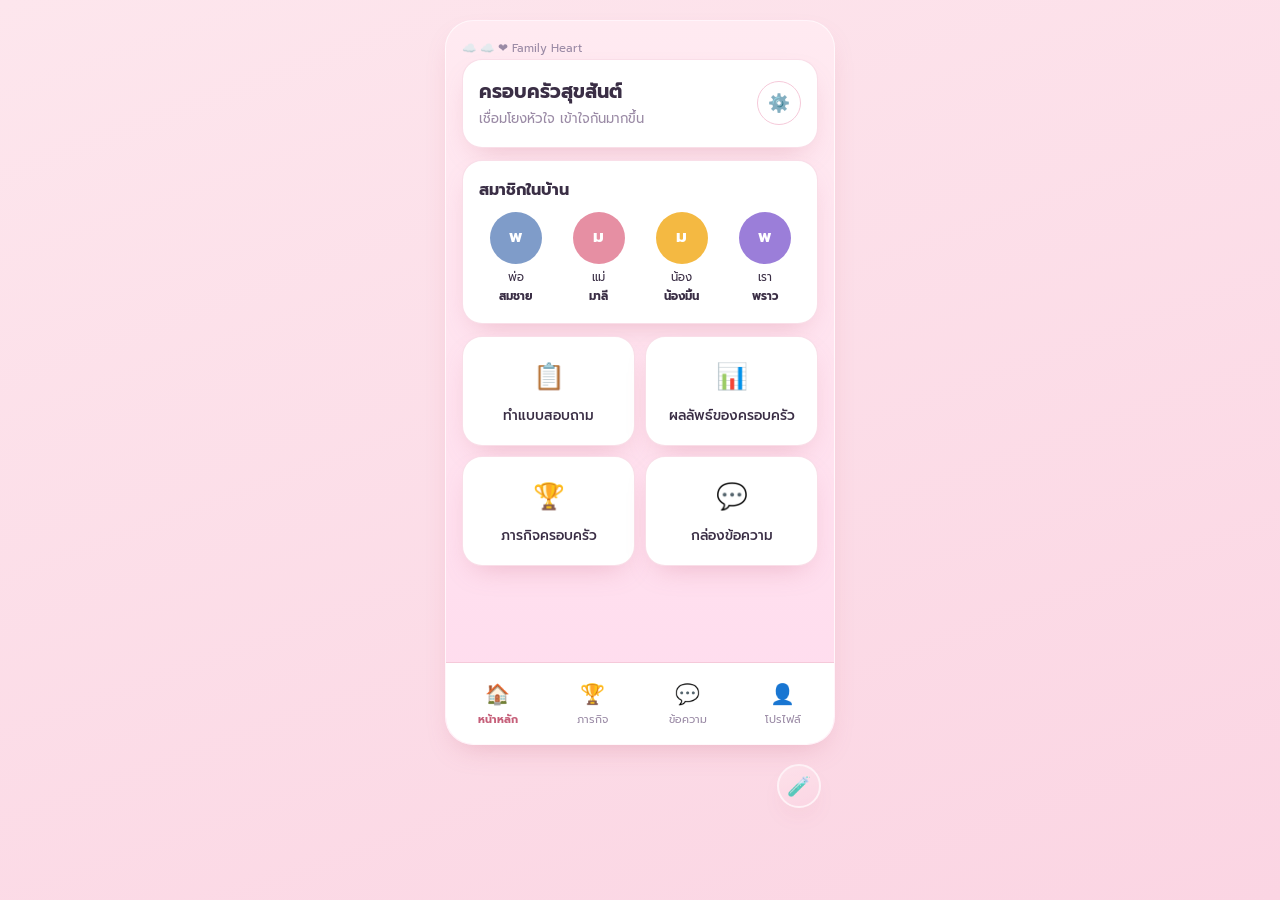
<file: home.html>
<!DOCTYPE html>
<html lang="th">
<head>
<meta charset="UTF-8">
<meta name="viewport" content="width=device-width, initial-scale=1.0">
<title>Family Heart — แอปครอบครัว</title>
<link rel="stylesheet" href="styles.css">
</head>
<body>
<div class="phone">

  <!-- Screen 2: Home -->
  <section class="view" id="view-home">
    <div class="deco">☁️ ☁️ ❤ Family Heart</div>
    <div class="card">
      <div class="row" style="justify-content:space-between">
        <div><h1 id="famName" style="font-size:1.2rem">ครอบครัวสุขสันต์</h1><div class="muted">เชื่อมโยงหัวใจ เข้าใจกันมากขึ้น</div></div>
        <button class="back" onclick="go('profile')" aria-label="ตั้งค่า">⚙️</button>
      </div>
    </div>
    <div class="card"><h2>สมาชิกในบ้าน</h2><div class="row" id="famRow" style="justify-content:space-around"></div>
      <div id="memberCard" class="card" style="display:none;background:#FFF5F8;margin:12px 0 0"></div></div>
    <div class="grid2">
      <div class="tile" onclick="startQuiz('uDad')" role="button" tabindex="0"><span class="ic">📋</span>ทำแบบสอบถาม</div>
      <div class="tile" onclick="renderHistory();go('history')" role="button" tabindex="0"><span class="ic">📊</span>ผลลัพธ์ของครอบครัว</div>
      <div class="tile" onclick="go('missions')" role="button" tabindex="0"><span class="ic">🏆</span>ภารกิจครอบครัว</div>
      <div class="tile" onclick="go('chat')" role="button" tabindex="0"><span class="ic">💬</span>กล่องข้อความ</div>
    </div>
  </section>

  <!-- Screen 3: Questionnaire -->
  <section class="view" id="view-quiz">
    <header class="appbar"><button class="back" onclick="go('home')" aria-label="ย้อนกลับ">←</button>
      <div style="flex:1"><b>แบบสอบถามความรู้สึก</b><div class="muted" id="quizCount">1/10</div></div></header>
    <div class="progress"><div id="quizBar" style="width:10%"></div></div>
    <div class="card"><div class="row" id="quizWho"></div></div>
    <div class="card"><p><b>คุณรู้สึกอย่างไรกับสมาชิกคนนี้</b></p><p class="muted" id="quizQ"></p>
      <label class="muted" for="aLike">สิ่งที่คุณชื่นชม</label><input type="text" id="aLike" placeholder="เช่น พ่อขยันและเสียสละ">
      <label class="muted" for="aFix">สิ่งที่อยากให้ปรับปรุง</label><input type="text" id="aFix" placeholder="เช่น อยากให้คุยกันมากขึ้น">
      <label class="muted" for="aLove">วิธีแสดงความรักที่คุณต้องการ</label>
      <select id="aLove"><option>กอด</option><option>คำพูดให้กำลังใจ</option><option>ใช้เวลาร่วมกัน</option><option>ของขวัญ</option><option>การช่วยเหลือ</option></select>
      <div style="height:10px"></div>
      <button class="btn btn-primary" id="qNext" onclick="quizNext()">ถัดไป →</button></div>
  </section>

  <!-- Screen 4: Results -->
  <section class="view" id="view-result">
    <header class="appbar"><button class="back" onclick="renderHistory();go('history')" aria-label="ย้อนกลับ">←</button><h1>สรุปผลความสัมพันธ์</h1></header>
    <div class="card" id="resWho"></div>
    <div class="card"><h2>แผนภูมิความสัมพันธ์ ❤</h2><div id="radar"></div></div>
    <div class="card"><h3>⭐ จุดเด่นของครอบครัว</h3><ul class="clean" id="resStrong"></ul></div>
    <div class="card"><h3>♡ จุดที่ควรพัฒนา</h3><ul class="clean warn" id="resGrowth"></ul></div>
    <button class="btn btn-primary" onclick="renderHistory();go('history')">ดูรายละเอียดเพิ่มเติม</button>
    <div style="height:8px"></div>
    <button class="btn btn-ghost" onclick="renderHistory();go('history')">ดูคำแนะนำจากผู้เชี่ยวชาญ</button>
  </section>

  <!-- Screen 5: Aggregated history -->
  <section class="view" id="view-history">
    <header class="appbar"><button class="back" onclick="go('home')" aria-label="ย้อนกลับ">←</button><h1>ผลลัพธ์ทั้งหมดของครอบครัว</h1></header>
    <div class="card"><h2>แนวโน้มคะแนนรวม 📈</h2><div id="trend"></div>
      <div class="muted">คะแนนเฉลี่ยพุ่งจาก 66 → 86 ภายใน 5 เดือน</div></div>
    <h3 style="margin:6px 0">ประวัติรายคู่</h3><div id="histList"></div>
    <div class="card"><h2>คำแนะนำจากผู้เชี่ยวชาญ ☁️</h2><div id="advCard"></div>
      <div style="height:10px"></div>
      <button class="btn btn-primary" onclick="state.chatTab='advisor';renderThreads();openThread('tAdv');go('chat')">ขอคำปรึกษาเพิ่มเติม</button></div>
  </section>

  <!-- Screen 6: Missions -->
  <section class="view" id="view-missions">
    <div class="egg-float"><button class="egg-btn" id="eggBtn" onclick="openEggModal()" aria-label="สถานะไข่สตรีค"></button></div>
    <div class="deco">🏆 ☁️ ภารกิจสำหรับครอบครัว</div>
    <h1 style="font-size:1.25rem;margin:6px 0">ภารกิจสำหรับครอบครัว</h1>
    <div class="card"><div class="row"><div id="ringBox"></div>
      <div><h2>ภารกิจวันนี้</h2><div class="muted">ทำทีละนิด หัวใจใกล้กันทีละหน่อย</div></div></div>
      <div id="dailyList"></div></div>
    <div class="card"><h2>ภารกิจเสริมสร้างความสัมพันธ์</h2><div id="bonusList"></div></div>
    <button class="btn btn-ghost" onclick="state.chatTab='advisor';renderThreads();openThread('tAdv');go('chat')">ขอคำปรึกษาเพิ่มเติม</button>
  </section>

  <!-- Screen 7: Chat -->
  <section class="view" id="view-chat">
    <h1 style="font-size:1.25rem;margin-bottom:8px">กล่องข้อความ 💬</h1>
    <div id="threadPane">
      <div class="pill-tabs" id="chatTabs">
        <button data-tab="family" class="on" onclick="setChatTab('family')">ครอบครัว</button>
        <button data-tab="advisor" onclick="setChatTab('advisor')">ผู้เชี่ยวชาญ</button>
      </div>
      <div id="threadList"></div>
    </div>
    <div id="convPane" style="display:none">
      <div class="card"><div class="row" id="convHead"></div></div>
      <div id="convMsgs" style="min-height:300px;max-height:380px;overflow-y:auto"></div>
      <div class="chatbox"><input type="text" id="chatInput" placeholder="พิมพ์ข้อความ..." aria-label="พิมพ์ข้อความ">
        <button class="send" onclick="sendMsg()" aria-label="ส่งข้อความ">➤</button></div>
    </div>
  </section>

  <!-- Screen 8: Profile -->
  <section class="view" id="view-profile">
    <div class="card"><div class="row" id="profHead"></div></div>
    <div class="card"><h2>สมาชิกในครอบครัว</h2><div id="famList"></div></div>
    <div class="card"><h2>การตั้งค่า</h2>
      <div class="row" style="justify-content:space-between;padding:6px 0"><span>🔔 การแจ้งเตือน</span><label class="switch"><input type="checkbox" checked><span class="knob"></span></label></div>
      <div class="row" style="justify-content:space-between;padding:6px 0"><span>🔒 ความเป็นส่วนตัว</span><label class="switch"><input type="checkbox" checked><span class="knob"></span></label></div>
      <label class="muted" for="loveSel">ภาษารักของฉัน</label>
      <select id="loveSel"><option>กอด</option><option>คำพูดให้กำลังใจ</option><option>ใช้เวลาร่วมกัน</option><option>ของขวัญ</option><option selected>การช่วยเหลือ</option></select></div>
    <div id="stats"></div>
    <button class="btn btn-ghost" onclick="logout()">ออกจากระบบ</button>
  </section>

  <!-- Streak egg modal + hatch celebration -->
  <div class="modal-veil" id="eggModal" role="dialog" aria-modal="true" aria-labelledby="eggModalTitle">
    <div class="modal-card">
      <button class="modal-x" onclick="closeEggModal()" aria-label="ปิด">✕</button>
      <div id="eggModalBody"></div>
    </div>
  </div>
  <div class="hatch-veil" id="hatchVeil"><div class="hatch-stage" id="hatchStage"></div></div>

  <!-- Dev-only: floating button + popup (outside main screens) -->
  <button class="dev-fab" onclick="openDevModal()" aria-label="เครื่องมือนักพัฒนา">🧪</button>
  <div class="modal-veil" id="devModal" role="dialog" aria-modal="true" aria-labelledby="devModalTitle">
    <div class="modal-card" style="text-align:left">
      <button class="modal-x" onclick="closeDevModal()" aria-label="ปิด">✕</button>
      <h2 id="devModalTitle" style="text-align:center">🧪 Dev only — จำลองวัน</h2>
      <p class="muted" style="text-align:center">ดูไข่แตก→มังกรโดยไม่ต้องรอวันจริง (สตรีคตอนนี้: <b id="devStreak">0</b> วัน)</p>
      <div style="height:10px"></div>
      <button class="btn btn-ghost" onclick="devAddDay()">+1 วัน (ทำภารกิจ)</button>
      <div style="height:8px"></div>
      <button class="btn btn-ghost" onclick="devSkipDay()">ข้ามวัน (ไม่ทำภารกิจ)</button>
      <div style="height:8px"></div>
      <button class="btn btn-ghost" onclick="devResetStreak()">รีเซ็ตสตรีค</button>
    </div>
  </div>

  <nav class="bottom" id="bottomnav">
    <button data-nav="home" onclick="go('home')"><span class="ic">🏠</span>หน้าหลัก</button>
    <button data-nav="missions" onclick="go('missions')"><span class="ic">🏆</span>ภารกิจ</button>
    <button data-nav="chat" onclick="go('chat')"><span class="ic">💬</span>ข้อความ</button>
    <button data-nav="profile" onclick="go('profile')"><span class="ic">👤</span>โปรไฟล์</button>
  </nav>
</div>
<script src="family-data.js"></script>
<script src="family-app.js"></script>
</body>
</html>
</file>
<file: styles.css>
/* Family Heart — shared design system (mobile-first, 390px frame) */
@import url('https://fonts.googleapis.com/css2?family=Kanit:wght@300;400;500;600;700&family=Prompt:wght@300;400;500;600;700&display=swap');
:root{
  --bg1:#FDE6ED; --bg2:#FBD5E3;
  --card:#FFFFFF; --primary1:#F4A6C1; --primary2:#EF7FA8;
  --ink:#3A2E45; --muted:#9A8AA5; --line:#F5C9D9;
  --good:#3E8E6E; --warn:#E8933C; --radius:20px;
  --shadow:0 12px 28px -12px rgba(198,96,122,.35);
}
*{box-sizing:border-box;margin:0;padding:0}
body{
  min-height:100vh;display:flex;justify-content:center;align-items:flex-start;
  background:linear-gradient(160deg,var(--bg1),var(--bg2));
  font-family:'Prompt','Kanit',sans-serif;color:var(--ink);
  padding:20px 12px 40px;line-height:1.7;
}
.phone{width:100%;max-width:390px;background:linear-gradient(180deg,#FFEAF1,#FFDCEE);
  border-radius:28px;box-shadow:var(--shadow);overflow:hidden;position:relative;
  border:1px solid rgba(255,255,255,.7);min-height:720px;display:flex;flex-direction:column}
.deco{display:flex;align-items:center;gap:6px;font-size:.72rem;color:var(--muted)}
.view{display:none;padding:18px 16px 96px;animation:fade .22s ease}
.view.active{display:block}
@keyframes fade{from{opacity:0;transform:translateY(6px)}to{opacity:1;transform:none}}
header.appbar{display:flex;align-items:center;gap:10px;margin-bottom:12px}
header.appbar h1{font-size:1.25rem;font-weight:700}
.back{width:40px;height:40px;border-radius:50%;border:1.5px solid var(--line);background:#fff;
  font-size:1.1rem;cursor:pointer;color:var(--ink);min-width:44px;min-height:44px}
.card{background:var(--card);border-radius:var(--radius);box-shadow:var(--shadow);
  padding:16px;margin-bottom:12px;border:1px solid rgba(245,201,217,.6)}
.card h2{font-size:1rem;margin-bottom:8px}
.card h3{font-size:.92rem;margin-bottom:6px}
.muted{color:var(--muted);font-size:.82rem}
.row{display:flex;align-items:center;gap:10px}
.grid2{display:grid;grid-template-columns:1fr 1fr;gap:10px}
.btn{display:block;width:100%;padding:14px;border-radius:999px;border:none;cursor:pointer;
  font-family:inherit;font-weight:600;font-size:.95rem;min-height:48px}
.btn-primary{background:linear-gradient(135deg,var(--primary1),var(--primary2));color:#fff;
  box-shadow:0 10px 20px -8px rgba(239,127,168,.7)}
.btn-primary:active{transform:translateY(1px)}
.btn-ghost{background:#fff;border:1.5px solid var(--primary2);color:#C6607A}
.btn[disabled]{opacity:.55;cursor:default}
.avatar{width:52px;height:52px;border-radius:50%;display:flex;align-items:center;justify-content:center;
  font-weight:700;color:#fff;flex-shrink:0;font-size:1.05rem}
.avatar.sm{width:40px;height:40px;font-size:.85rem}
.avatar.lg{width:72px;height:72px;font-size:1.5rem}
.tile{background:#fff;border-radius:var(--radius);padding:16px 12px;text-align:center;cursor:pointer;
  border:1px solid rgba(245,201,217,.6);box-shadow:var(--shadow);min-height:110px;
  display:flex;flex-direction:column;align-items:center;justify-content:center;gap:6px;
  font-size:.85rem;font-weight:500}
.tile:active{transform:scale(.98)}
.tile .ic{font-size:1.6rem}
.tile:hover{border-color:var(--primary2)}
input[type=text],select,textarea{width:100%;padding:13px 16px;border-radius:16px;
  border:1.5px solid var(--line);background:#FFF5F8;font-family:inherit;font-size:.9rem;color:var(--ink)}
input:focus,select:focus,textarea:focus,button:focus-visible{outline:2.5px solid #C6607A;outline-offset:2px}
.progress{height:10px;background:#F6D3E0;border-radius:999px;overflow:hidden;margin:8px 0}
.progress>div{height:100%;background:linear-gradient(90deg,var(--primary1),var(--primary2));border-radius:999px;transition:width .25s}
.badge{display:inline-block;background:#FCE3EC;color:#C6607A;border-radius:999px;
  padding:3px 12px;font-size:.75rem;font-weight:600}
.badge.good{background:#DFF3E8;color:var(--good)}
.pill-tabs{display:flex;background:#F9DCE7;border-radius:999px;padding:4px;margin-bottom:12px}
.pill-tabs button{flex:1;border:none;background:none;padding:10px;border-radius:999px;
  font-family:inherit;font-weight:600;color:var(--muted);cursor:pointer;font-size:.88rem;min-height:44px}
.pill-tabs button.on{background:#fff;color:var(--ink);box-shadow:var(--shadow)}
.thread{display:flex;gap:10px;padding:12px;background:#fff;border-radius:18px;margin-bottom:8px;
  cursor:pointer;border:1px solid rgba(245,201,217,.6);align-items:center}
.thread:hover{border-color:var(--primary2)}
.unread{background:#EF7FA8;color:#fff;border-radius:999px;font-size:.7rem;
  min-width:22px;height:22px;display:inline-flex;align-items:center;justify-content:center;font-weight:700}
.bubble{max-width:78%;padding:10px 14px;border-radius:18px;font-size:.88rem;margin-bottom:8px}
.bubble.them{background:#fff;border:1px solid var(--line);border-top-left-radius:6px}
.bubble.me{background:linear-gradient(135deg,var(--primary1),var(--primary2));color:#fff;
  margin-left:auto;border-top-right-radius:6px}
.chatbox{display:flex;gap:8px;padding:10px;background:#fff;border-top:1px solid var(--line);
  position:sticky;bottom:0}
.chatbox input{flex:1}
.send{width:48px;height:48px;border-radius:50%;border:none;cursor:pointer;flex-shrink:0;
  background:linear-gradient(135deg,var(--primary1),var(--primary2));color:#fff;font-size:1.2rem}
.mission{display:flex;gap:10px;align-items:center;background:#fff;border-radius:16px;
  padding:12px;margin-bottom:8px;border:1px solid rgba(245,201,217,.6)}
.mission.done{opacity:.65}.mission.done .t{text-decoration:line-through}
.mission input[type=checkbox]{width:24px;height:24px;accent-color:#EF7FA8;flex-shrink:0}
.ring{width:64px;height:64px;flex-shrink:0}
nav.bottom{position:sticky;bottom:0;display:flex;background:#fff;border-top:1px solid var(--line);
  padding:8px 4px calc(8px + env(safe-area-inset-bottom));margin-top:auto;z-index:5}
nav.bottom button{flex:1;border:none;background:none;font-family:inherit;font-size:.68rem;
  color:var(--muted);cursor:pointer;padding:8px 2px;min-height:52px;display:flex;flex-direction:column;
  align-items:center;gap:2px}
nav.bottom button.on{color:#C6607A;font-weight:700}
nav.bottom .ic{font-size:1.25rem}
.list-row{display:flex;align-items:center;gap:10px;background:#fff;border-radius:16px;
  padding:12px;margin-bottom:8px;border:1px solid rgba(245,201,217,.6);cursor:pointer}
.switch{position:relative;width:48px;height:28px;flex-shrink:0}
.switch input{opacity:0;width:100%;height:100%;position:absolute;cursor:pointer;margin:0}
.knob{position:absolute;inset:0;background:#E9D5DE;border-radius:999px;transition:.2s;pointer-events:none}
.knob::after{content:"";position:absolute;top:3px;left:3px;width:22px;height:22px;border-radius:50%;background:#fff;transition:.2s;box-shadow:0 2px 6px rgba(0,0,0,.2)}
.switch input:checked+.knob{background:var(--primary2)}
.switch input:checked+.knob::after{left:23px}
.switch input:focus-visible+.knob{outline:2.5px solid #C6607A;outline-offset:2px}
ul.clean{list-style:none}ul.clean li{padding:6px 0 6px 28px;position:relative;font-size:.88rem}
ul.clean li::before{content:"★";position:absolute;left:4px;color:#F4B942}
ul.clean.warn li::before{content:"♡";color:#EF7FA8}
svg.chart{width:100%;height:auto;display:block}
@media (prefers-reduced-motion:reduce){*{animation:none!important;transition:none!important}}

/* Mission Streak Egg */
.egg-float{position:sticky;top:10px;z-index:6;display:flex;justify-content:flex-end;margin-bottom:-52px;pointer-events:none}
.egg-btn{pointer-events:auto;position:relative;width:52px;height:52px;border-radius:50%;border:2px solid #fff;
  background:linear-gradient(160deg,#FDE6ED,#FBD5E3);box-shadow:var(--shadow);cursor:pointer;font-size:1.7rem;
  display:flex;align-items:center;justify-content:center;min-width:52px;min-height:52px}
.egg-btn:active{transform:scale(.93)}
.egg-btn .crack{position:absolute;inset:0;display:flex;align-items:center;justify-content:center;
  font-size:1.5rem;color:#3A2E45;pointer-events:none;font-weight:700}
.egg-btn .daybadge{position:absolute;right:-4px;bottom:-4px;background:linear-gradient(135deg,var(--primary1),var(--primary2));
  color:#fff;font-size:.68rem;font-weight:700;min-width:22px;height:22px;border-radius:999px;
  display:flex;align-items:center;justify-content:center;border:2px solid #fff}
.egg-btn.hatched{background:linear-gradient(160deg,#FFF3D6,#FFE3A6)}
@keyframes eggwiggle{0%,100%{transform:rotate(-6deg)}50%{transform:rotate(6deg)}}
.egg-btn.cracking{animation:eggwiggle .5s ease infinite}
.modal-veil{position:fixed;inset:0;background:rgba(58,46,69,.45);display:none;align-items:center;justify-content:center;
  z-index:50;padding:20px}
.modal-veil.open{display:flex}
.modal-card{background:#fff;border-radius:24px;max-width:330px;width:100%;padding:22px 20px;position:relative;
  box-shadow:0 24px 60px -12px rgba(58,46,69,.4);text-align:center;animation:popin .25s ease}
@keyframes popin{from{opacity:0;transform:scale(.9)}to{opacity:1;transform:none}}
.modal-x{position:absolute;top:10px;right:10px;width:36px;height:36px;border-radius:50%;border:none;
  background:#F9DCE7;color:#3A2E45;font-size:1rem;cursor:pointer;min-width:36px;min-height:36px}
.modal-egg{font-size:4rem;line-height:1;margin-bottom:6px}
.modal-card h2{font-size:1.05rem;margin-bottom:8px}
.modal-card ul{text-align:left;font-size:.85rem;margin:0 0 14px;padding-left:22px}
.modal-card ul li{margin-bottom:6px}
.hatch-veil{position:fixed;inset:0;background:rgba(58,46,69,.55);display:none;align-items:center;justify-content:center;
  z-index:60;padding:20px}
.hatch-veil.open{display:flex}
.hatch-stage{text-align:center}
.hatch-egg{font-size:6rem;animation:eggshake .45s ease 4}
@keyframes eggshake{0%,100%{transform:rotate(-12deg) scale(1)}25%{transform:rotate(10deg) scale(1.06)}50%{transform:rotate(-8deg) scale(1.1)}75%{transform:rotate(8deg) scale(1.06)}}
.hatch-dragon{font-size:6rem;animation:dragonpop .5s ease}
@keyframes dragonpop{0%{opacity:0;transform:scale(.2) rotate(-20deg)}70%{transform:scale(1.25) rotate(6deg)}100%{opacity:1;transform:scale(1)}}
.hatch-text{color:#fff;font-weight:700;font-size:1.15rem;margin-top:10px;text-shadow:0 2px 8px rgba(0,0,0,.3)}
.hatch-sub{color:#FFE3EC;font-size:.9rem}
/* Dev-only floating button (outside main screens) */
.dev-fab{position:fixed;right:max(14px,calc(50% - 195px + 14px));bottom:92px;z-index:40;
  width:44px;height:44px;border-radius:50%;border:2px solid #fff;cursor:pointer;font-size:1.2rem;
  background:linear-gradient(160deg,#FDE6ED,#FBD5E3);box-shadow:var(--shadow);opacity:.65}
.dev-fab:hover{opacity:1}
.dev-fab:active{transform:scale(.92)}

@media (prefers-reduced-motion:reduce){.hatch-egg,.hatch-dragon,.egg-btn.cracking,.modal-card{animation:none!important}}
</file>
